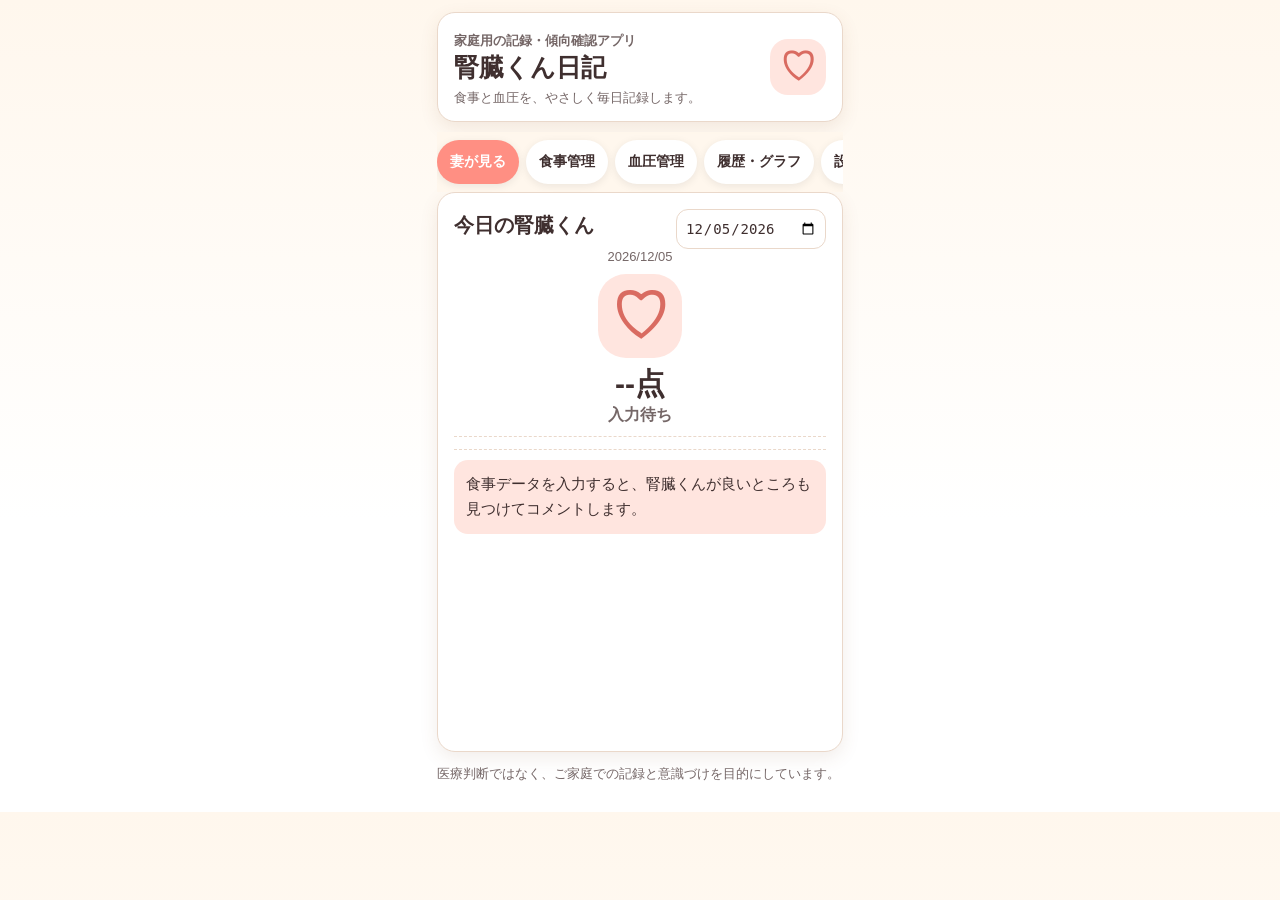
<file: index.html>
<!doctype html>
<html lang="ja">
<head>
  <meta charset="utf-8" />
  <meta name="viewport" content="width=device-width, initial-scale=1, viewport-fit=cover" />
  <meta name="theme-color" content="#fff7ed" />
  <meta name="application-name" content="腎臓くん日記" />
  <meta name="apple-mobile-web-app-capable" content="yes" />
  <meta name="apple-mobile-web-app-title" content="腎臓くん日記" />
  <meta name="apple-mobile-web-app-status-bar-style" content="default" />
  <meta name="mobile-web-app-capable" content="yes" />
  <link rel="manifest" href="manifest.webmanifest" />
  <link rel="apple-touch-icon" href="icons/icon-180.png" />
  <link rel="icon" type="image/png" sizes="192x192" href="icons/icon-192.png" />
  <title>腎臓くん日記</title>
  <style>
*{box-sizing:border-box}
:root{
  --bg:#fff7ed;
  --card:#fff;
  --ink:#3f2f2f;
  --muted:#756767;
  --line:#ead8ca;
  --accent:#ff8f83;
  --accent-dark:#d96b61;
  --accent2:#ffe5df;
  --good:#4f9f70;
  --warn:#d5962f;
  --bad:#d15b65;
  --blue:#5e8cc7;
}
body{
  margin:0;
  background:linear-gradient(180deg,var(--bg),#fff 64%);
  color:var(--ink);
  font-family:-apple-system,BlinkMacSystemFont,"Hiragino Sans","Yu Gothic",Meiryo,sans-serif;
  -webkit-text-size-adjust:100%;
}
.app{
  width:100%;
  max-width:430px;
  margin:0 auto;
  padding:calc(12px + env(safe-area-inset-top)) 12px calc(28px + env(safe-area-inset-bottom));
}
.app-header{
  display:flex;
  align-items:center;
  justify-content:space-between;
  gap:12px;
  background:#fff;
  border:1px solid var(--line);
  border-radius:18px;
  padding:14px 16px;
  margin-bottom:10px;
  box-shadow:0 6px 18px rgba(126,74,45,.10);
}
.eyebrow{
  margin:0 0 3px;
  color:var(--accent-dark);
  font-size:12px;
  font-weight:800;
}
h1{font-size:25px;margin:0;letter-spacing:0}
h2{font-size:20px;text-align:center;margin:4px 0 12px;letter-spacing:0}
h3{margin:14px 0 6px;font-size:16px}
.app-header p,.hint{
  font-size:13px;
  color:var(--muted);
  line-height:1.5;
  margin:4px 0 0;
}
.kidney-face{
  min-width:56px;
  width:56px;
  height:56px;
  border-radius:18px;
  display:grid;
  place-items:center;
  background:var(--accent2);
  color:var(--accent-dark);
  font-size:36px;
  font-weight:900;
}
.tabs{
  display:flex;
  gap:7px;
  overflow-x:auto;
  position:sticky;
  top:0;
  background:rgba(255,247,237,.95);
  backdrop-filter:blur(8px);
  padding:8px 0;
  z-index:3;
  scrollbar-width:none;
}
.tabs::-webkit-scrollbar{display:none}
.tab,button{
  min-height:44px;
  border:0;
  border-radius:999px;
  padding:10px 13px;
  background:#fff;
  color:var(--ink);
  box-shadow:0 2px 8px rgba(0,0,0,.08);
  font-weight:800;
  font-size:14px;
  white-space:nowrap;
}
button:active,.tab:active{transform:translateY(1px)}
.tab.active,.primary{
  background:var(--accent);
  color:#fff;
}
.primary,.secondary{
  width:100%;
  margin-top:10px;
  font-size:16px;
}
.secondary{background:#fff}
.small-button{
  min-height:38px;
  padding:8px 11px;
  font-size:12px;
}
.screen{display:none}
.screen.active{display:block}
.card{
  background:var(--card);
  border:1px solid var(--line);
  border-radius:18px;
  padding:16px;
  box-shadow:0 6px 18px rgba(126,74,45,.10);
  margin-bottom:12px;
}
.screenshot-card{min-height:560px}
.screen-title-row{
  display:flex;
  align-items:center;
  justify-content:space-between;
  gap:10px;
}
.screen-title-row h2{margin:0 0 8px;text-align:left}
.screen-title-row input[type=date]{
  width:150px;
  min-height:40px;
  padding:8px;
  font-size:14px;
}
.date{text-align:center;color:var(--muted);font-size:13px}
.big-face{
  width:84px;
  height:84px;
  margin:10px auto 6px;
  border-radius:28px;
  display:grid;
  place-items:center;
  background:var(--accent2);
  color:var(--accent-dark);
  font-size:58px;
  line-height:1;
  font-weight:900;
}
.score{text-align:center;font-size:30px;font-weight:900}
.status{text-align:center;color:var(--muted);font-weight:800;margin-bottom:10px}
.food-rows{
  border-top:1px dashed var(--line);
  border-bottom:1px dashed var(--line);
  padding:6px 0;
}
.food-row{
  display:grid;
  grid-template-columns:1.1fr .8fr 58px;
  gap:6px;
  align-items:center;
  padding:8px 0;
  font-size:15px;
}
.food-row .value{text-align:right;font-variant-numeric:tabular-nums}
.judge{
  text-align:center;
  border-radius:999px;
  padding:5px 4px;
  color:#fff;
  font-size:12px;
  font-weight:900;
}
.judge.good{background:var(--good)}
.judge.warn{background:var(--warn)}
.judge.bad{background:var(--bad)}
.judge.off{background:#a99}
.name{font-weight:900}
.comment{
  font-size:15px;
  line-height:1.65;
  margin-top:10px;
  background:var(--accent2);
  border-radius:14px;
  padding:12px;
  white-space:pre-line;
}
label{
  display:flex;
  flex-direction:column;
  gap:5px;
  font-size:13px;
  font-weight:900;
  color:#5c4b4b;
  margin:8px 0;
}
input,textarea,select{
  width:100%;
  min-height:44px;
  border:1px solid var(--line);
  border-radius:12px;
  padding:11px;
  background:#fff;
  font-size:16px;
  color:var(--ink);
}
textarea{resize:vertical}
.grid{
  display:grid;
  grid-template-columns:1fr 1fr;
  gap:10px;
}
.grid.three{grid-template-columns:1fr 1fr 1fr}
.filters{
  display:grid;
  grid-template-columns:1fr 1fr 1fr;
  gap:8px;
  margin-bottom:10px;
}
.history-item,.average-item{
  display:grid;
  grid-template-columns:78px 1fr 64px;
  gap:8px;
  align-items:center;
  padding:10px 0;
  border-bottom:1px solid var(--line);
  font-size:14px;
}
.history-item:last-child,.average-item:last-child{border-bottom:0}
.history-item span,.average-item span{color:var(--muted);line-height:1.45}
.edit-notice{
  margin:10px 0 14px;
  padding:11px 12px;
  border-radius:12px;
  background:#f4f0ec;
  color:var(--muted);
  font-size:14px;
  line-height:1.5;
}
.edit-notice.editing{
  background:#fff0d8;
  border:1px solid #efc777;
  color:#6b4a12;
  font-weight:700;
}
.history-actions{display:flex;align-items:center;justify-content:flex-end;gap:6px}
.history-edit{
  min-height:36px;
  padding:7px 10px;
  border:1px solid #d69267;
  border-radius:10px;
  background:#fff;
  color:#8b4b2e;
  font-weight:700;
}
.threshold-row{
  border-top:1px solid var(--line);
  padding-top:12px;
  margin-top:12px;
}
.threshold-row b{display:block;margin-bottom:6px}
.threshold-grid{
  display:grid;
  grid-template-columns:1fr 1fr 1fr;
  gap:8px;
}
.threshold-grid .wide{grid-column:1/-1}
.inline-check{
  display:flex;
  align-items:center;
  flex-direction:row;
  gap:8px;
  margin:6px 0 0;
}
.inline-check input{width:20px;min-height:20px}
canvas{
  width:100%;
  height:260px;
  background:#fffaf7;
  border:1px solid var(--line);
  border-radius:14px;
}
.cloud-plan b{display:block;margin-top:10px}
.cloud-plan p{margin:4px 0 0;color:var(--muted);line-height:1.55;font-size:14px}
@media(max-width:390px){
  .app{padding-left:10px;padding-right:10px}
  h1{font-size:23px}
  .grid.three{grid-template-columns:1fr}
  .filters{grid-template-columns:1fr}
  .threshold-grid{grid-template-columns:1fr}
  .food-row{grid-template-columns:1fr .78fr 54px;font-size:14px}
}
@media(max-height:740px){
  .card{padding:13px}
  .screenshot-card{min-height:auto}
  .big-face{width:72px;height:72px;font-size:48px}
  .food-row{padding:6px 0;font-size:14px}
  .comment{font-size:14px;line-height:1.5}
}

</style>
  <!-- 単一HTML版: CSSとJavaScriptを埋め込み済み。iPhoneで外部ファイルが読めない場合に使います。 -->
</head>
<body>
  <main class="app">
    <header class="app-header">
      <div>
        <p class="eyebrow">家庭用の記録・傾向確認アプリ</p>
        <h1>腎臓くん日記</h1>
        <p>食事と血圧を、やさしく毎日記録します。</p>
      </div>
      <div class="kidney-face" id="mainFace" aria-hidden="true">♡</div>
    </header>

    <nav class="tabs" aria-label="画面切替">
      <button class="tab active" data-screen="wifeView">妻が見る</button>
      <button class="tab" data-screen="foodInput">食事管理</button>
      <button class="tab" data-screen="bpInput">血圧管理</button>
      <button class="tab" data-screen="history">履歴・グラフ</button>
      <button class="tab" data-screen="settings">設定</button>
    </nav>

    <section id="wifeView" class="screen active">
      <div class="card screenshot-card">
        <div class="screen-title-row">
          <h2>今日の腎臓くん</h2>
          <input type="date" id="viewDatePicker" aria-label="表示する日付" />
        </div>
        <div class="date" id="viewDate"></div>
        <div class="big-face" id="viewFace" aria-hidden="true">♡</div>
        <div class="score" id="viewScore">--点</div>
        <div class="status" id="viewStatus">入力待ち</div>
        <div id="foodRows" class="food-rows"></div>
        <div class="comment" id="foodComment">食事データを入力すると、腎臓くんが良いところも見つけてコメントします。</div>
      </div>
      <p class="hint">医療判断ではなく、ご家庭での記録と意識づけを目的にしています。</p>
    </section>

    <section id="foodInput" class="screen">
      <div class="card">
        <div class="screen-title-row">
          <h2>食事管理</h2>
          <button class="small-button" id="loadFood">日付の記録を読込</button>
        </div>
        <label>日付<input type="date" id="foodDate"></label>
        <div class="grid">
          <label>エネルギー kcal<input inputmode="decimal" type="number" min="0" step="0.1" id="energy" placeholder="例 1250"></label>
          <label>タンパク質 g<input inputmode="decimal" type="number" min="0" step="0.1" id="protein" placeholder="例 48"></label>
          <label>塩分 g<input inputmode="decimal" type="number" min="0" step="0.1" id="salt" placeholder="例 5.8"></label>
          <label>カリウム mg<input inputmode="decimal" type="number" min="0" step="1" id="potassium" placeholder="例 1800"></label>
          <label>リン mg<input inputmode="decimal" type="number" min="0" step="1" id="phosphorus" placeholder="例 820"></label>
          <label>水分 ml<input inputmode="decimal" type="number" min="0" step="1" id="water" placeholder="例 900"></label>
        </div>
        <button class="primary" id="saveFood">保存して妻が見る画面へ</button>
        <button class="secondary" id="clearFood">空欄にする</button>
      </div>
    </section>

    <section id="bpInput" class="screen">
      <div class="card">
        <div class="screen-title-row">
          <h2>血圧管理</h2>
          <button class="small-button" id="loadBp">日付の記録を読込</button>
        </div>
        <label>日付<input type="date" id="bpDate"></label>
        <h3>朝</h3>
        <div class="grid">
          <label>最高血圧<input inputmode="numeric" type="number" min="0" step="1" id="amSys" placeholder="例 150"></label>
          <label>最低血圧<input inputmode="numeric" type="number" min="0" step="1" id="amDia" placeholder="例 85"></label>
        </div>
        <h3>昼</h3>
        <div class="grid">
          <label>最高血圧<input inputmode="numeric" type="number" min="0" step="1" id="noonSys" placeholder="未測定なら空欄"></label>
          <label>最低血圧<input inputmode="numeric" type="number" min="0" step="1" id="noonDia" placeholder="未測定なら空欄"></label>
        </div>
        <h3>夜</h3>
        <div class="grid">
          <label>最高血圧<input inputmode="numeric" type="number" min="0" step="1" id="pmSys" placeholder="例 145"></label>
          <label>最低血圧<input inputmode="numeric" type="number" min="0" step="1" id="pmDia" placeholder="例 82"></label>
        </div>
        <label>メモ<textarea id="bpMemo" rows="3" placeholder="体調、食事、透析日など"></textarea></label>
        <button class="primary" id="saveBp">血圧を保存</button>
        <button class="secondary" id="clearBp">空欄にする</button>
      </div>
    </section>

    <section id="history" class="screen">
      <div class="card">
        <h2>グラフ</h2>
        <div class="filters">
          <select id="graphType" aria-label="グラフ種別">
            <option value="food">食事</option>
            <option value="bp">血圧</option>
          </select>
          <select id="metricSelect" aria-label="表示項目"></select>
          <select id="rangeSelect" aria-label="表示期間">
            <option value="7">過去1週間</option>
            <option value="30">過去1カ月</option>
          </select>
        </div>
        <canvas id="chart" width="390" height="260"></canvas>
        <p class="hint" id="chartHint">設定した目標線または上限線を一緒に表示します。</p>
      </div>
      <div class="card">
        <h2>過去7日平均</h2>
        <div id="averageRows" class="average-rows"></div>
      </div>
      <div class="card">
        <h2>食事履歴</h2>
        <div id="foodHistory"></div>
      </div>
      <div class="card">
        <h2>血圧履歴</h2>
        <div id="bpHistory"></div>
      </div>
    </section>

    <section id="settings" class="screen">
      <div class="card">
        <h2>プロフィール</h2>
        <div class="grid">
          <label>身長 cm<input inputmode="decimal" type="number" min="0" step="0.1" id="height"></label>
          <label>体重 kg<input inputmode="decimal" type="number" min="0" step="0.1" id="weight"></label>
          <label>標準体重 kg<input inputmode="decimal" type="number" min="0" step="0.1" id="standardWeight"></label>
        </div>
        <button class="secondary" id="calcRecommend">身長・体重から目安を計算</button>
      </div>

      <div class="card">
        <h2>評価基準</h2>
        <p class="hint">透析患者の基準は個人差が大きいため、計算値は初期案として扱い、医師・管理栄養士の指示に合わせて変更してください。</p>
        <div id="thresholdEditor"></div>
        <button class="primary" id="saveSettings">設定を保存</button>
      </div>

      <div class="card">
        <h2>Googleスプレッドシート同期</h2>
        <p class="hint">初回だけApps ScriptのWebアプリURLを設定すると、以後は同じスプレッドシートを使って家族の端末と同期します。</p>
        <label>同期URL<input type="url" id="syncUrl" placeholder="https://script.google.com/macros/s/.../exec"></label>
        <label class="inline-check"><input type="checkbox" id="syncEnabled">通常運用でクラウド同期する</label>
        <p class="hint" id="syncStatus"></p>
        <button class="primary" id="saveSync">同期設定を保存</button>
        <button class="secondary" id="pullSync">スプレッドシートから読込</button>
        <button class="secondary" id="pushSync">この端末のデータを初回同期</button>
      </div>

      <div class="card">
        <h2>共有コード</h2>
        <p class="hint">手動移行用として残しています。通常運用は上のGoogleスプレッドシート同期を使います。</p>
        <button class="secondary" id="makeShareCode">共有コードを作成</button>
        <textarea id="shareCode" rows="5" placeholder="共有コードがここに表示されます"></textarea>
        <button class="secondary" id="importShareCode">共有コードを読み込む</button>
      </div>

      <div class="card">
        <h2>同期の使い方</h2>
        <div class="cloud-plan">
          <b>1. GoogleスプレッドシートとApps Scriptを用意</b>
          <p>同梱のApps Scriptコードを貼り付け、Webアプリとして公開します。</p>
          <b>2. 夫婦それぞれのiPhoneで同期URLを保存</b>
          <p>同じURLを設定すれば、同じスプレッドシートを参照します。</p>
          <b>3. 初回だけ「この端末のデータを初回同期」</b>
          <p>既存のローカル記録をスプレッドシートへ送ります。以後は保存時と起動時に自動同期します。</p>
        </div>
      </div>
    </section>
  </main>
  <script>
﻿const FOOD_KEY = "kidneyKunNikki_food_v1";
const BP_KEY = "kidneyKunNikki_bp_v1";
const SET_KEY = "kidneyKunNikki_settings_v1";
const SYNC_KEY = "kidneyKunNikki_sync_v1";

const bpTimes = [
  { key: "am", name: "朝" },
  { key: "noon", name: "昼" },
  { key: "pm", name: "夜" }
];

const metrics = [
  { key: "energy", name: "エネルギー", unit: "kcal", icon: "E", type: "range" },
  { key: "protein", name: "タンパク質", unit: "g", icon: "P", type: "upper" },
  { key: "salt", name: "塩分", unit: "g", icon: "S", type: "upper" },
  { key: "potassium", name: "カリウム", unit: "mg", icon: "K", type: "upper" },
  { key: "phosphorus", name: "リン", unit: "mg", icon: "R", type: "upper" },
  { key: "water", name: "水分", unit: "ml", icon: "W", type: "upper", optional: true }
];

const bpMetrics = [
  { key: "sys", name: "最高血圧", unit: "mmHg" },
  { key: "dia", name: "最低血圧", unit: "mmHg" }
];

const defaultSettings = {
  profile: { height: "", weight: "", standardWeight: "" },
  _settingsSavedAt: "",
  thresholds: {
    energy: { goodMin: 1000, goodMax: 1320, warnMax: 1900, mode: "range", enabled: true },
    protein: { goodMax: 51, warnMax: 70, mode: "upper", enabled: true },
    salt: { goodMax: 6, warnMax: 9, mode: "upper", enabled: true },
    potassium: { goodMax: 2000, warnMax: 2500, mode: "upper", enabled: true },
    phosphorus: { goodMax: 900, warnMax: 1200, mode: "upper", enabled: true },
    water: { goodMax: 99999, warnMax: 99999, mode: "upper", enabled: false }
  }
};

function today() {
  return new Date(Date.now() - new Date().getTimezoneOffset() * 60000).toISOString().slice(0, 10);
}

function jpDate(d) {
  const x = new Date(d + "T00:00:00");
  return `${x.getFullYear()}/${String(x.getMonth() + 1).padStart(2, "0")}/${String(x.getDate()).padStart(2, "0")}`;
}

function load(key, fallback) {
  try {
    return JSON.parse(localStorage.getItem(key) || JSON.stringify(fallback));
  } catch {
    return structuredClone(fallback);
  }
}

function save(key, value) {
  localStorage.setItem(key, JSON.stringify(value));
}

function saveLocal(key, value) {
  save(key, value);
}

function deepMerge(base, override) {
  const out = structuredClone(base);
  Object.keys(override || {}).forEach((key) => {
    if (override[key] && typeof override[key] === "object" && !Array.isArray(override[key])) {
      out[key] = deepMerge(out[key] || {}, override[key]);
    } else {
      out[key] = override[key];
    }
  });
  return out;
}

function foodRecords() {
  return load(FOOD_KEY, {});
}

function bpRecords() {
  return normalizeBpRecords(load(BP_KEY, {}));
}

function settings() {
  return deepMerge(defaultSettings, load(SET_KEY, defaultSettings));
}

function settingsTimestamp(value) {
  const time = Date.parse(value?._settingsSavedAt || "");
  return Number.isFinite(time) ? time : 0;
}

function isDefaultSettingsValue(value) {
  if (!value || typeof value !== "object") return true;
  const normalized = deepMerge(defaultSettings, value);
  const comparable = (source) => {
    const copy = deepMerge(defaultSettings, source);
    delete copy._settingsSavedAt;
    return copy;
  };
  return JSON.stringify(comparable(normalized)) === JSON.stringify(comparable(defaultSettings));
}

function mergeSettings(localValue, remoteValue) {
  const local = deepMerge(defaultSettings, localValue || {});
  const remote = deepMerge(defaultSettings, remoteValue || {});
  const localTime = settingsTimestamp(local);
  const remoteTime = settingsTimestamp(remote);

  if (remoteTime > localTime) return remote;
  if (remoteTime < localTime) return local;
  if (!remoteValue || isDefaultSettingsValue(remoteValue)) return local;
  if (isDefaultSettingsValue(localValue)) return remote;
  return local;
}

function saveSettingsValue(value) {
  const next = deepMerge(defaultSettings, value || {});
  next._settingsSavedAt = new Date().toISOString();
  saveLocal(SET_KEY, next);
  return next;
}

function syncSettings() {
  return load(SYNC_KEY, { url: "", enabled: false, lastSync: "", lastStatus: "" });
}

function saveSyncSettings(value) {
  saveLocal(SYNC_KEY, value);
}

function num(id) {
  const value = parseFloat(document.getElementById(id).value);
  return Number.isFinite(value) ? value : 0;
}

function optionalNum(id) {
  const raw = document.getElementById(id).value.trim();
  if (raw === "") return null;
  const value = parseFloat(raw);
  return Number.isFinite(value) ? value : null;
}

function setValue(id, value) {
  document.getElementById(id).value = value ?? "";
}

function ensureEditNotice(dateInput, kind) {
  const id = `${kind}EditNotice`;
  let notice = document.getElementById(id);
  if (!notice) {
    notice = document.createElement("div");
    notice.id = id;
    notice.className = "edit-notice";
    dateInput.parentElement.insertAdjacentElement("afterend", notice);
  }
  const date = dateInput.value || today();
  const exists = kind === "food" ? Boolean(foodRecords()[date]) : Boolean(bpRecords()[date]);
  notice.classList.toggle("editing", exists);
  notice.textContent = exists
    ? `${jpDate(date)} の記録を編集中です。保存すると同じ日の記録を上書きします。`
    : `${jpDate(date)} の新しい記録を入力しています。`;
}

function confirmDailySave(kind, date, exists) {
  const label = kind === "food" ? "食事・評価" : "血圧";
  const action = exists ? "上書き保存" : "新規保存";
  return confirm(`${jpDate(date)} の${label}データを${action}します。\n対象日と入力内容をご確認ください。`);
}

function editDailyRecord(kind, date) {
  if (kind === "food") {
    foodDate.value = date;
    fillFoodInputs(date);
    ensureEditNotice(foodDate, "food");
    show("foodInput");
  } else {
    bpDate.value = date;
    fillBpInputs(date);
    ensureEditNotice(bpDate, "bp");
    show("bpInput");
  }
  window.scrollTo({ top: 0, behavior: "smooth" });
}

document.querySelectorAll(".tab").forEach((button) => {
  button.addEventListener("click", () => show(button.dataset.screen));
});

function show(id) {
  document.querySelectorAll(".screen").forEach((screen) => screen.classList.toggle("active", screen.id === id));
  document.querySelectorAll(".tab").forEach((tab) => tab.classList.toggle("active", tab.dataset.screen === id));
  if (id === "wifeView") {
    pullFromCloud({ silent: true }).finally(() => renderFoodView(viewDatePicker.value || today()));
  }
  if (id === "history") {
    renderHistory();
    refreshMetricOptions();
    drawChart();
  }
  if (id === "settings") renderSettings();
}

function evaluate(key, value) {
  const threshold = settings().thresholds[key];
  if (!threshold || threshold.enabled === false) return { level: "off", label: "記録", text: "評価OFF" };
  if (threshold.mode === "range") {
    if (value >= threshold.goodMin && value <= threshold.goodMax) return { level: "good", label: "良い", text: "良い" };
    if (value > threshold.warnMax) return { level: "bad", label: "悪い", text: "悪い" };
    return { level: "warn", label: "注意", text: "注意" };
  }
  if (value <= threshold.goodMax) return { level: "good", label: "良い", text: "良い" };
  if (value <= threshold.warnMax) return { level: "warn", label: "注意", text: "注意" };
  return { level: "bad", label: "悪い", text: "悪い" };
}

function scoreOf(record) {
  let score = 100;
  metrics.forEach((metric) => {
    const threshold = settings().thresholds[metric.key];
    if (threshold?.enabled === false) return;
    const result = evaluate(metric.key, record[metric.key] || 0);
    if (result.level === "warn") score -= 10;
    if (result.level === "bad") score -= 25;
  });
  return Math.max(0, score);
}

function faceOf(score) {
  if (score >= 90) return "♡";
  if (score >= 75) return "○";
  if (score >= 60) return "△";
  if (score >= 40) return "!";
  return "…";
}

function statusOf(score) {
  if (score >= 90) return "とても良い感じ";
  if (score >= 75) return "良い調子";
  if (score >= 60) return "少し注意";
  if (score >= 40) return "要注意";
  return "かなり注意";
}

function commentOf(record) {
  const good = [];
  const warn = [];
  const bad = [];
  metrics.forEach((metric) => {
    if (settings().thresholds[metric.key]?.enabled === false) return;
    const result = evaluate(metric.key, record[metric.key] || 0);
    if (result.level === "good") good.push(metric.name);
    if (result.level === "warn") warn.push(metric.name);
    if (result.level === "bad") bad.push(metric.name);
  });

  const praise = good.length
    ? `${good.slice(0, 3).join("・")}はよく管理できています。`
    : "今日も記録できたこと自体が大事な一歩です。";
  if (!bad.length && !warn.length) {
    return `${praise}\n腎臓くんも安心しています。この調子で、無理なく続けましょう。`;
  }
  if (bad.length) {
    return `${praise}\n${bad.join("・")}は少し高めなので、次の食事でやさしく調整しましょう。\n悪いところだけでなく、できているところもちゃんとあります。`;
  }
  return `${praise}\n${warn.join("・")}は注意ラインです。明日は少しだけ意識できれば十分です。`;
}

function renderFoodView(date = today()) {
  const record = foodRecords()[date];
  viewDatePicker.value = date;
  viewDate.textContent = jpDate(date);
  if (!record) {
    mainFace.textContent = viewFace.textContent = "♡";
    viewScore.textContent = "--点";
    viewStatus.textContent = "入力待ち";
    foodRows.innerHTML = "";
    foodComment.textContent = "食事データを入力すると、腎臓くんが良いところも見つけてコメントします。";
    return;
  }

  const score = scoreOf(record);
  mainFace.textContent = viewFace.textContent = faceOf(score);
  viewScore.textContent = `${score}点`;
  viewStatus.textContent = statusOf(score);
  foodRows.innerHTML = metrics
    .filter((metric) => metric.key !== "water" || settings().thresholds.water.enabled || record.water)
    .map((metric) => {
      const result = evaluate(metric.key, record[metric.key] || 0);
      return `<div class="food-row">
        <div class="name">${metric.icon} ${metric.name}</div>
        <div class="value">${record[metric.key] || 0} ${metric.unit}</div>
        <div class="judge ${result.level}">${result.label}</div>
      </div>`;
    })
    .join("");
  foodComment.textContent = commentOf(record);
}

function clearFoodInputs(keepDate = false) {
  ["energy", "protein", "salt", "potassium", "phosphorus", "water"].forEach((id) => setValue(id, ""));
  if (!keepDate) foodDate.value = today();
}

function fillFoodInputs(date) {
  clearFoodInputs(true);
  const record = foodRecords()[date];
  if (!record) return;
  ["energy", "protein", "salt", "potassium", "phosphorus", "water"].forEach((id) => setValue(id, record[id]));
}

function clearBpInputs(keepDate = false) {
  bpTimes.flatMap((time) => [`${time.key}Sys`, `${time.key}Dia`]).concat("bpMemo").forEach((id) => setValue(id, ""));
  if (!keepDate) bpDate.value = today();
}

function fillBpInputs(date) {
  clearBpInputs(true);
  const record = bpRecords()[date];
  if (!record) return;
  bpTimes.forEach((time) => {
    setValue(`${time.key}Sys`, record[time.key]?.sys);
    setValue(`${time.key}Dia`, record[time.key]?.dia);
  });
  setValue("bpMemo", record.memo);
}

saveFood.onclick = async () => {
  const date = foodDate.value || today();
  const records = foodRecords();
  const exists = Boolean(records[date]);
  if (!confirmDailySave("food", date, exists)) return;
  records[date] = {
    energy: num("energy"),
    protein: num("protein"),
    salt: num("salt"),
    potassium: num("potassium"),
    phosphorus: num("phosphorus"),
    water: num("water")
  };
  saveLocal(FOOD_KEY, records);
  renderFoodView(date);
  renderHistory();
  await pushToCloud({ silent: true });
  alert(`${jpDate(date)} の食事・評価データを${exists ? "上書き" : "保存"}しました。`);
  show("wifeView");
};

clearFood.onclick = () => {
  clearFoodInputs(true);
  ensureEditNotice(foodDate, "food");
};
loadFood.onclick = () => {
  fillFoodInputs(foodDate.value || today());
  ensureEditNotice(foodDate, "food");
};
foodDate.onchange = () => {
  fillFoodInputs(foodDate.value || today());
  ensureEditNotice(foodDate, "food");
};
viewDatePicker.onchange = () => renderFoodView(viewDatePicker.value || today());

saveBp.onclick = async () => {
  const date = bpDate.value || today();
  const records = bpRecords();
  const exists = Boolean(records[date]);
  if (!confirmDailySave("bp", date, exists)) return;
  records[date] = {
    am: { sys: optionalNum("amSys"), dia: optionalNum("amDia") },
    noon: { sys: optionalNum("noonSys"), dia: optionalNum("noonDia") },
    pm: { sys: optionalNum("pmSys"), dia: optionalNum("pmDia") },
    memo: bpMemo.value || ""
  };
  saveLocal(BP_KEY, records);
  await pushToCloud({ silent: true });
  alert(`${jpDate(date)} の血圧データを${exists ? "上書き" : "保存"}しました。`);
  renderHistory();
};

clearBp.onclick = () => {
  clearBpInputs(true);
  ensureEditNotice(bpDate, "bp");
};
loadBp.onclick = () => {
  fillBpInputs(bpDate.value || today());
  ensureEditNotice(bpDate, "bp");
};
bpDate.onchange = () => {
  fillBpInputs(bpDate.value || today());
  ensureEditNotice(bpDate, "bp");
};

function renderHistory() {
  const foods = foodRecords();
  const foodKeys = Object.keys(foods).sort().reverse();
  foodHistory.innerHTML = foodKeys.length
    ? foodKeys.map((date) => {
      const score = scoreOf(foods[date]);
      return `<div class="history-item">
        <b>${jpDate(date).slice(5)}</b>
        <span>${metrics.slice(0, 5).map((metric) => `${metric.icon}${evaluate(metric.key, foods[date][metric.key] || 0).label[0]}`).join(" ")}</span>
        <span class="history-actions"><b>${score}点</b><button type="button" class="history-edit" data-edit-kind="food" data-edit-date="${date}">編集</button></span>
      </div>`;
    }).join("")
    : "<p class='hint'>食事履歴はまだありません。</p>";

  const bps = bpRecords();
  const bpKeys = Object.keys(bps).sort().reverse();
  bpHistory.innerHTML = bpKeys.length
    ? bpKeys.map((date) => `<div class="history-item">
        <b>${jpDate(date).slice(5)}</b>
        <span>${bpTimes.map((time) => `${time.name} ${formatBpPair(bps[date][time.key])}`).join("　")}${bps[date].memo ? " / " + escapeHtml(bps[date].memo) : ""}</span>
        <button type="button" class="history-edit" data-edit-kind="bp" data-edit-date="${date}">編集</button>
      </div>`).join("")
    : "<p class='hint'>血圧履歴はまだありません。</p>";

  renderAverages();
  document.querySelectorAll("[data-edit-kind][data-edit-date]").forEach((button) => {
    button.addEventListener("click", () => editDailyRecord(button.dataset.editKind, button.dataset.editDate));
  });
}

function renderAverages() {
  const foods = foodRecords();
  const dates = recentDates(7);
  const rows = metrics.map((metric) => {
    const values = dates.map((date) => foods[date]?.[metric.key]).filter((value) => Number.isFinite(value) && value > 0);
    const avg = values.length ? values.reduce((sum, value) => sum + value, 0) / values.length : null;
    return `<div class="average-item">
      <b>${metric.icon} ${metric.name}</b>
      <span>${values.length}日分の平均</span>
      <b>${avg === null ? "-" : round(avg)}${avg === null ? "" : metric.unit}</b>
    </div>`;
  });
  averageRows.innerHTML = rows.join("");
}

function recentDates(days) {
  const dates = [];
  for (let i = days - 1; i >= 0; i--) {
    const date = new Date();
    date.setDate(date.getDate() - i);
    dates.push(new Date(date - date.getTimezoneOffset() * 60000).toISOString().slice(0, 10));
  }
  return dates;
}

graphType.onchange = () => {
  refreshMetricOptions();
  drawChart();
};
metricSelect.onchange = drawChart;
rangeSelect.onchange = drawChart;

function refreshMetricOptions() {
  const current = metricSelect.value;
  const options = graphType.value === "food"
    ? metrics.map((metric) => `<option value="${metric.key}">${metric.name}</option>`)
    : bpMetrics.map((metric) => `<option value="${metric.key}">${metric.name}</option>`);
  metricSelect.innerHTML = options.join("");
  if ([...metricSelect.options].some((option) => option.value === current)) metricSelect.value = current;
}

function drawChart() {
  const ctx = chart.getContext("2d");
  const dpr = window.devicePixelRatio || 1;
  const rect = chart.getBoundingClientRect();
  chart.width = Math.max(320, Math.floor(rect.width * dpr));
  chart.height = Math.floor(260 * dpr);
  ctx.scale(dpr, dpr);
  const width = chart.width / dpr;
  const height = chart.height / dpr;
  ctx.clearRect(0, 0, width, height);

  const range = parseInt(rangeSelect.value, 10);
  const dates = recentDates(range);
  const isFood = graphType.value === "food";
  const metricKey = metricSelect.value || (isFood ? "energy" : "sys");
  const source = isFood ? foodRecords() : bpRecords();

  if (isFood) {
    const values = dates.map((date) => source[date]?.[metricKey] || 0);
    const metric = metrics.find((item) => item.key === metricKey) || metrics[0];
    const target = targetLineFor(metricKey);
    drawSingleSeries(ctx, { dates, values, width, height, label: metric.name, unit: metric.unit, target });
  } else {
    const bpPoints = [];
    dates.forEach((date) => {
      bpTimes.forEach((time) => {
        bpPoints.push({
          label: `${date.slice(5).replace("-", "/")} ${time.name}`,
          value: source[date]?.[time.key]?.[metricKey] ?? null
        });
      });
    });
    const metric = bpMetrics.find((item) => item.key === metricKey) || bpMetrics[0];
    drawBpSeries(ctx, { points: bpPoints, width, height, label: metric.name, unit: metric.unit });
  }
}

function targetLineFor(key) {
  const threshold = settings().thresholds[key];
  if (!threshold || threshold.enabled === false) return null;
  return threshold.mode === "range" ? threshold.goodMax : threshold.goodMax;
}

function chartBase(ctx, width, height, max) {
  const pad = { left: 34, right: 12, top: 22, bottom: 32 };
  const graphWidth = width - pad.left - pad.right;
  const graphHeight = height - pad.top - pad.bottom;
  ctx.strokeStyle = "#ead8ca";
  ctx.lineWidth = 1;
  ctx.beginPath();
  ctx.moveTo(pad.left, pad.top);
  ctx.lineTo(pad.left, pad.top + graphHeight);
  ctx.lineTo(pad.left + graphWidth, pad.top + graphHeight);
  ctx.stroke();
  ctx.fillStyle = "#756767";
  ctx.font = "12px sans-serif";
  ctx.fillText(String(Math.round(max)), 4, pad.top + 4);
  ctx.fillText("0", 18, pad.top + graphHeight);
  return { pad, graphWidth, graphHeight };
}

function drawSingleSeries(ctx, options) {
  const { dates, values, width, height, label, unit, target } = options;
  const max = Math.max(...values, target || 0, 1) * 1.18;
  const base = chartBase(ctx, width, height, max);
  if (target) drawTargetLine(ctx, base, width, max, target);
  drawLine(ctx, values, base, max, "#ff8f83");
  drawBottomLabels(ctx, dates, base);
  ctx.fillStyle = "#3f2f2f";
  ctx.font = "13px sans-serif";
  ctx.fillText(`${label} (${unit})`, base.pad.left, 15);
  chartHint.textContent = "設定した目標線または上限線を一緒に表示します。";
}

function drawBpSeries(ctx, options) {
  const { points, width, height, label, unit } = options;
  const values = points.map((point) => point.value);
  const measured = values.filter((value) => Number.isFinite(value) && value > 0);
  const max = Math.max(...measured, 1) * 1.18;
  const base = chartBase(ctx, width, height, max);
  drawLine(ctx, values, base, max, "#5e8cc7");
  drawPointLabels(ctx, points, base);
  ctx.fillStyle = "#3f2f2f";
  ctx.font = "13px sans-serif";
  ctx.fillText(`${label} (${unit})`, base.pad.left, 15);
  chartHint.textContent = "未測定は空欄として扱い、グラフ上に点を表示しません。";
}

function drawLine(ctx, values, base, max, color) {
  const { pad, graphWidth, graphHeight } = base;
  ctx.strokeStyle = color;
  ctx.fillStyle = color;
  ctx.lineWidth = 3;
  ctx.beginPath();
  let hasStarted = false;
  values.forEach((value, index) => {
    if (!Number.isFinite(value) || value <= 0) {
      hasStarted = false;
      return;
    }
    const x = pad.left + graphWidth * (index / (values.length - 1 || 1));
    const y = pad.top + graphHeight - (value / max) * graphHeight;
    if (!hasStarted) {
      ctx.moveTo(x, y);
      hasStarted = true;
    }
    else ctx.lineTo(x, y);
  });
  ctx.stroke();
  values.forEach((value, index) => {
    if (!Number.isFinite(value) || value <= 0) return;
    const x = pad.left + graphWidth * (index / (values.length - 1 || 1));
    const y = pad.top + graphHeight - (value / max) * graphHeight;
    ctx.beginPath();
    ctx.arc(x, y, 4, 0, Math.PI * 2);
    ctx.fill();
  });
}

function drawTargetLine(ctx, base, width, max, target) {
  const { pad, graphHeight } = base;
  const y = pad.top + graphHeight - (target / max) * graphHeight;
  ctx.strokeStyle = "#4f9f70";
  ctx.lineWidth = 1.5;
  ctx.setLineDash([5, 5]);
  ctx.beginPath();
  ctx.moveTo(pad.left, y);
  ctx.lineTo(width - pad.right, y);
  ctx.stroke();
  ctx.setLineDash([]);
  ctx.fillStyle = "#4f9f70";
  ctx.font = "12px sans-serif";
  ctx.fillText(`目標 ${target}`, pad.left + 4, Math.max(12, y - 4));
}

function drawBottomLabels(ctx, dates, base) {
  const { pad, graphWidth, graphHeight } = base;
  ctx.fillStyle = "#756767";
  ctx.font = "11px sans-serif";
  const indices = [0, Math.floor((dates.length - 1) / 2), dates.length - 1];
  indices.forEach((index) => {
    const x = pad.left + graphWidth * (index / (dates.length - 1 || 1));
    const label = dates[index].slice(5).replace("-", "/");
    ctx.fillText(label, Math.min(x, pad.left + graphWidth - 28), pad.top + graphHeight + 20);
  });
}

function drawPointLabels(ctx, points, base) {
  const { pad, graphWidth, graphHeight } = base;
  ctx.fillStyle = "#756767";
  ctx.font = "10px sans-serif";
  const indices = [0, Math.floor((points.length - 1) / 2), points.length - 1];
  indices.forEach((index) => {
    const x = pad.left + graphWidth * (index / (points.length - 1 || 1));
    ctx.fillText(points[index].label, Math.min(x, pad.left + graphWidth - 48), pad.top + graphHeight + 20);
  });
}

function renderSettings() {
  const current = settings();
  const sync = syncSettings();
  height.value = current.profile.height || "";
  weight.value = current.profile.weight || "";
  standardWeight.value = current.profile.standardWeight || "";
  syncUrl.value = sync.url || "";
  syncEnabled.checked = sync.enabled !== false && Boolean(sync.url);
  renderSyncStatus(sync.lastStatus || (sync.url ? "同期設定済み" : "未設定"));
  thresholdEditor.innerHTML = metrics.map((metric) => {
    const threshold = current.thresholds[metric.key] || {};
    const rangeFields = threshold.mode === "range"
      ? `<label>良い 下限<input inputmode="decimal" type="number" data-th="${metric.key}" data-field="goodMin" value="${threshold.goodMin ?? ""}"></label>`
      : "";
    return `<div class="threshold-row">
      <b>${metric.icon} ${metric.name} (${metric.unit})</b>
      <div class="threshold-grid">
        ${rangeFields}
        <label>良い 上限<input inputmode="decimal" type="number" data-th="${metric.key}" data-field="goodMax" value="${threshold.goodMax ?? ""}"></label>
        <label>注意 上限<input inputmode="decimal" type="number" data-th="${metric.key}" data-field="warnMax" value="${threshold.warnMax ?? ""}"></label>
        <label class="inline-check wide"><input type="checkbox" data-th="${metric.key}" data-field="enabled" ${threshold.enabled !== false ? "checked" : ""}>評価する</label>
      </div>
    </div>`;
  }).join("");
}

calcRecommend.onclick = () => {
  const h = parseFloat(height.value);
  const w = parseFloat(weight.value);
  if (!h || !w) {
    alert("身長と体重を入力してください");
    return;
  }
  const std = (h / 100) * (h / 100) * 22;
  standardWeight.value = std.toFixed(1);
  const current = settings();
  current.profile = { height: height.value, weight: weight.value, standardWeight: standardWeight.value };
  saveSettingsValue(current);
  alert(`標準体重の目安は約 ${std.toFixed(1)} kgです。\n評価基準は個人差が大きいため、必要に応じて下の数値を変更してください。`);
};

saveSettings.onclick = () => {
  const current = settings();
  current.profile = { height: height.value, weight: weight.value, standardWeight: standardWeight.value };
  document.querySelectorAll("[data-th]").forEach((input) => {
    const key = input.dataset.th;
    const field = input.dataset.field;
    if (!current.thresholds[key]) current.thresholds[key] = {};
    if (field === "enabled") {
      current.thresholds[key][field] = input.checked;
    } else {
      const value = parseFloat(input.value);
      if (Number.isFinite(value)) current.thresholds[key][field] = value;
    }
  });
  saveSettingsValue(current);
  pushToCloud({ silent: true });
  alert("設定を保存しました");
  renderFoodView(viewDatePicker.value || today());
  refreshMetricOptions();
  drawChart();
};

function bindSyncControls() {
  const saveButton = document.getElementById("saveSync");
  const pullButton = document.getElementById("pullSync");
  const pushButton = document.getElementById("pushSync");
  const urlInput = document.getElementById("syncUrl");
  const enabledInput = document.getElementById("syncEnabled");
  if (!saveButton || !pullButton || !pushButton || !urlInput || !enabledInput) return;

  urlInput.addEventListener("input", () => {
    if (urlInput.value.trim()) enabledInput.checked = true;
  });

  saveButton.addEventListener("click", () => {
    const next = saveSyncFromForm({ autoEnable: true });
    renderSyncStatus(next.lastStatus);
    alert(next.lastStatus);
  });

  pullButton.addEventListener("click", () => pullFromCloud({ silent: false, manual: true }));
  pushButton.addEventListener("click", () => pushToCloud({ silent: false, manual: true }));
}

makeShareCode.onclick = () => {
  const data = {
    version: 1,
    exportedAt: new Date().toISOString(),
    food: foodRecords(),
    bp: bpRecords(),
    settings: settings()
  };
  shareCode.value = btoa(unescape(encodeURIComponent(JSON.stringify(data))));
};

importShareCode.onclick = () => {
  if (!shareCode.value.trim()) {
    alert("共有コードを入力してください");
    return;
  }
  try {
    const data = JSON.parse(decodeURIComponent(escape(atob(shareCode.value.trim()))));
    if (data.food) saveLocal(FOOD_KEY, data.food);
    if (data.bp) saveLocal(BP_KEY, normalizeBpRecords(data.bp));
    if (data.settings) saveSettingsValue(data.settings);
    alert("共有コードを読み込みました");
    renderFoodView(viewDatePicker.value || today());
    renderHistory();
    renderSettings();
    drawChart();
  } catch {
    alert("共有コードを読み込めませんでした");
  }
};

function normalizeBpRecords(records) {
  const normalized = {};
  Object.entries(records || {}).forEach(([date, record]) => {
    normalized[date] = {
      am: normalizeBpSlot(record.am, record.amSys, record.amDia),
      noon: normalizeBpSlot(record.noon, record.noonSys, record.noonDia),
      pm: normalizeBpSlot(record.pm, record.pmSys, record.pmDia),
      memo: record.memo || ""
    };
  });
  return normalized;
}

function normalizeBpSlot(slot, legacySys, legacyDia) {
  return {
    sys: toNullableNumber(slot?.sys ?? legacySys),
    dia: toNullableNumber(slot?.dia ?? legacyDia)
  };
}

function toNullableNumber(value) {
  if (value === "" || value === null || value === undefined) return null;
  const number = Number(value);
  return Number.isFinite(number) && number > 0 ? number : null;
}

function formatBpPair(slot) {
  const sys = slot?.sys ?? "-";
  const dia = slot?.dia ?? "-";
  return `${sys}/${dia}`;
}

function localSnapshot() {
  const snapshot = {
    version: 2,
    updatedAt: new Date().toISOString(),
    food: foodRecords(),
    bp: bpRecords(),
    settings: settings()
  };
  console.log("[kidney-kun-sync] localStorage snapshot", snapshotSummary(snapshot), snapshot);
  return snapshot;
}

function snapshotSummary(snapshot) {
  return {
    updatedAt: snapshot?.updatedAt || "",
    foodCount: Object.keys(snapshot?.food || {}).length,
    bpCount: Object.keys(snapshot?.bp || {}).length,
    hasSettings: Boolean(snapshot?.settings),
    jsonLength: JSON.stringify(snapshot || {}).length
  };
}

function mergeRecords(local, remote) {
  return { ...(remote || {}), ...(local || {}) };
}

function applySnapshot(snapshot) {
  if (!snapshot || typeof snapshot !== "object") return;
  if (snapshot.food) saveLocal(FOOD_KEY, mergeRecords(foodRecords(), snapshot.food));
  if (snapshot.bp) saveLocal(BP_KEY, normalizeBpRecords(mergeRecords(bpRecords(), snapshot.bp)));
  if (snapshot.settings) saveLocal(SET_KEY, mergeSettings(settings(), snapshot.settings));
}

function saveSyncFromForm({ autoEnable = false, statusText = "" } = {}) {
  const current = syncSettings();
  const urlInput = document.getElementById("syncUrl");
  const enabledInput = document.getElementById("syncEnabled");
  const url = (urlInput?.value || "").trim();
  if (autoEnable && url && enabledInput) enabledInput.checked = true;
  const next = {
    ...current,
    url,
    enabled: Boolean(url) && Boolean(enabledInput?.checked),
    lastStatus: statusText || (url ? "同期設定を保存しました" : "同期URLが未設定です")
  };
  saveSyncSettings(next);
  return next;
}

function syncReady({ silent = true, manual = false } = {}) {
  let sync = syncSettings();
  if (manual && document.getElementById("syncUrl")) {
    sync = saveSyncFromForm({ autoEnable: true, statusText: "同期を開始します" });
  }
  if (!sync.url) {
    const message = "同期URLが未設定です。設定画面でGoogle Apps ScriptのWebアプリURLを入力し、同期設定を保存してください。";
    setSyncStatus(message);
    if (!silent) alert(message);
    return null;
  }
  if (sync.enabled === false && !manual) return null;
  if (manual && sync.enabled === false) {
    sync.enabled = true;
    sync.lastStatus = "同期を開始します";
    saveSyncSettings(sync);
  }
  return sync;
}

async function cloudRequest(action, payload = {}, options = {}) {
  const sync = syncReady(options);
  if (!sync) return null;
  console.log(`[kidney-kun-sync] ${action} start`, { url: sync.url });
  if (action === "push") {
    const finalJson = JSON.stringify(payload.data || {});
    console.log("[kidney-kun-sync] body.data before POST", {
      summary: snapshotSummary(payload.data || {}),
      length: finalJson.length,
      preview: finalJson.slice(0, 1000),
      data: payload.data || {}
    });
  }
  const result = action === "push"
    ? await formPost(sync.url, { action, data: JSON.stringify(payload.data || {}) })
    : await jsonpRequest(sync.url, { action });
  console.log(`[kidney-kun-sync] ${action} result`, result);
  if (result && result.ok === false) throw new Error(result.error || "Apps Script側でエラーが返されました");
  return result;
}

function jsonpRequest(url, params = {}) {
  return new Promise((resolve, reject) => {
    const callback = `kidneyKunSync_${Date.now()}_${Math.random().toString(36).slice(2)}`;
    const script = document.createElement("script");
    const timeout = window.setTimeout(() => {
      cleanup();
      reject(new Error("同期先から応答がありませんでした"));
    }, 20000);
    function cleanup() {
      window.clearTimeout(timeout);
      delete window[callback];
      script.remove();
    }
    window[callback] = (result) => {
      cleanup();
      resolve(result);
    };
    const target = new URL(url);
    Object.entries(params).forEach(([key, value]) => target.searchParams.set(key, value));
    target.searchParams.set("callback", callback);
    target.searchParams.set("_", Date.now().toString());
    script.onerror = () => {
      cleanup();
      reject(new Error("同期先を読み込めませんでした"));
    };
    script.src = target.toString();
    document.head.appendChild(script);
  });
}

function formPost(url, fields = {}) {
  return new Promise((resolve, reject) => {
    const frameName = `kidneyKunSyncFrame_${Date.now()}_${Math.random().toString(36).slice(2)}`;
    const iframe = document.createElement("iframe");
    const form = document.createElement("form");
    let submitted = false;
    let fallbackSubmitTimer = null;
    const timeout = window.setTimeout(() => {
      cleanup();
      reject(new Error("同期先への送信が時間切れになりました"));
    }, 20000);
    function cleanup() {
      window.clearTimeout(timeout);
      window.clearTimeout(fallbackSubmitTimer);
      form.remove();
      iframe.remove();
    }
    function submitForm() {
      if (submitted) return;
      submitted = true;
      console.log("[kidney-kun-sync] formPost submit", {
        url,
        fieldNames: Object.keys(fields),
        dataLength: String(fields.data || "").length,
        dataPreview: String(fields.data || "").slice(0, 1000)
      });
      form.submit();
    }
    iframe.name = frameName;
    iframe.style.display = "none";
    iframe.onload = () => {
      if (!submitted) {
        submitForm();
      } else {
        cleanup();
        resolve({ ok: true, submitted: true });
      }
    };
    form.method = "POST";
    form.action = url;
    form.target = frameName;
    form.style.display = "none";
    Object.entries(fields).forEach(([name, value]) => {
      const input = document.createElement("input");
      input.type = "hidden";
      input.name = name;
      input.value = value == null ? "" : String(value);
      form.appendChild(input);
    });
    document.body.appendChild(iframe);
    document.body.appendChild(form);
    fallbackSubmitTimer = window.setTimeout(submitForm, 300);
  });
}

async function pullFromCloud({ silent, manual } = { silent: true, manual: false }) {
  if (!syncReady({ silent, manual })) return;
  try {
    setSyncStatus("スプレッドシートから読み込み中です...");
    const result = await cloudRequest("pull", {}, { silent, manual });
    if (result?.data) applySnapshot(result.data);
    setSyncStatus("スプレッドシートから読み込みました");
    refreshAll();
    if (!silent) alert("スプレッドシートから読み込みました");
  } catch (error) {
    const message = `同期読込エラー: ${error.message}`;
    console.error("[kidney-kun-sync] pull failed", error);
    setSyncStatus(message);
    if (!silent) alert(`${message}\nURLとApps Scriptの公開設定を確認してください。`);
  }
}

async function pushToCloud({ silent, manual } = { silent: true, manual: false }) {
  if (!syncReady({ silent, manual })) return;
  try {
    setSyncStatus("スプレッドシートへ同期中です...");
    const current = await cloudRequest("pull", {}, { silent, manual });
    if (current?.data) {
      const localBeforeMerge = localSnapshot();
      applySnapshot(current.data);
      if (localBeforeMerge.settings) saveLocal(SET_KEY, mergeSettings(settings(), localBeforeMerge.settings));
    }
    const snapshot = localSnapshot();
    await cloudRequest("push", { data: snapshot }, { silent, manual });
    await new Promise((resolve) => window.setTimeout(resolve, 1200));
    const verify = await cloudRequest("pull", {}, { silent, manual });
    if (verify?.data?.updatedAt !== snapshot.updatedAt) {
      throw new Error("送信後の読戻し確認に失敗しました。Apps Scriptの実行ログを確認してください。");
    }
    setSyncStatus("スプレッドシートへ保存しました");
    if (!silent) alert("スプレッドシートへ保存しました");
  } catch (error) {
    const message = `同期保存エラー: ${error.message}`;
    console.error("[kidney-kun-sync] push failed", error);
    setSyncStatus(message);
    if (!silent) alert(`${message}\nURLとApps Scriptの公開設定を確認してください。`);
  }
}

function setSyncStatus(message) {
  const sync = syncSettings();
  sync.lastSync = new Date().toISOString();
  sync.lastStatus = message;
  saveSyncSettings(sync);
  renderSyncStatus(message);
}

function renderSyncStatus(message) {
  if (!document.getElementById("syncStatus")) return;
  syncStatus.textContent = message || "";
}

function refreshAll() {
  renderFoodView(viewDatePicker.value || today());
  renderHistory();
  renderSettings();
  refreshMetricOptions();
  drawChart();
}

function escapeHtml(value) {
  return String(value).replace(/[&<>"']/g, (char) => ({
    "&": "&amp;",
    "<": "&lt;",
    ">": "&gt;",
    "\"": "&quot;",
    "'": "&#039;"
  }[char]));
}

function round(value) {
  return Math.round(value * 10) / 10;
}

(function init() {
  saveLocal(BP_KEY, bpRecords());
  foodDate.value = today();
  bpDate.value = today();
  viewDatePicker.value = today();
  clearFoodInputs(true);
  clearBpInputs(true);
  ensureEditNotice(foodDate, "food");
  ensureEditNotice(bpDate, "bp");
  refreshMetricOptions();
  renderFoodView(today());
  renderHistory();
  renderSettings();
  bindSyncControls();
  pullFromCloud({ silent: true });
  requestAnimationFrame(drawChart);
})();



</script>
  <script>
    if ("serviceWorker" in navigator && (location.protocol === "https:" || location.hostname === "localhost" || location.hostname === "127.0.0.1")) {
      window.addEventListener("load", function () {
        navigator.serviceWorker.register("./sw.js").catch(function () {});
      });
    }
  </script></body>
</html>
</file>
